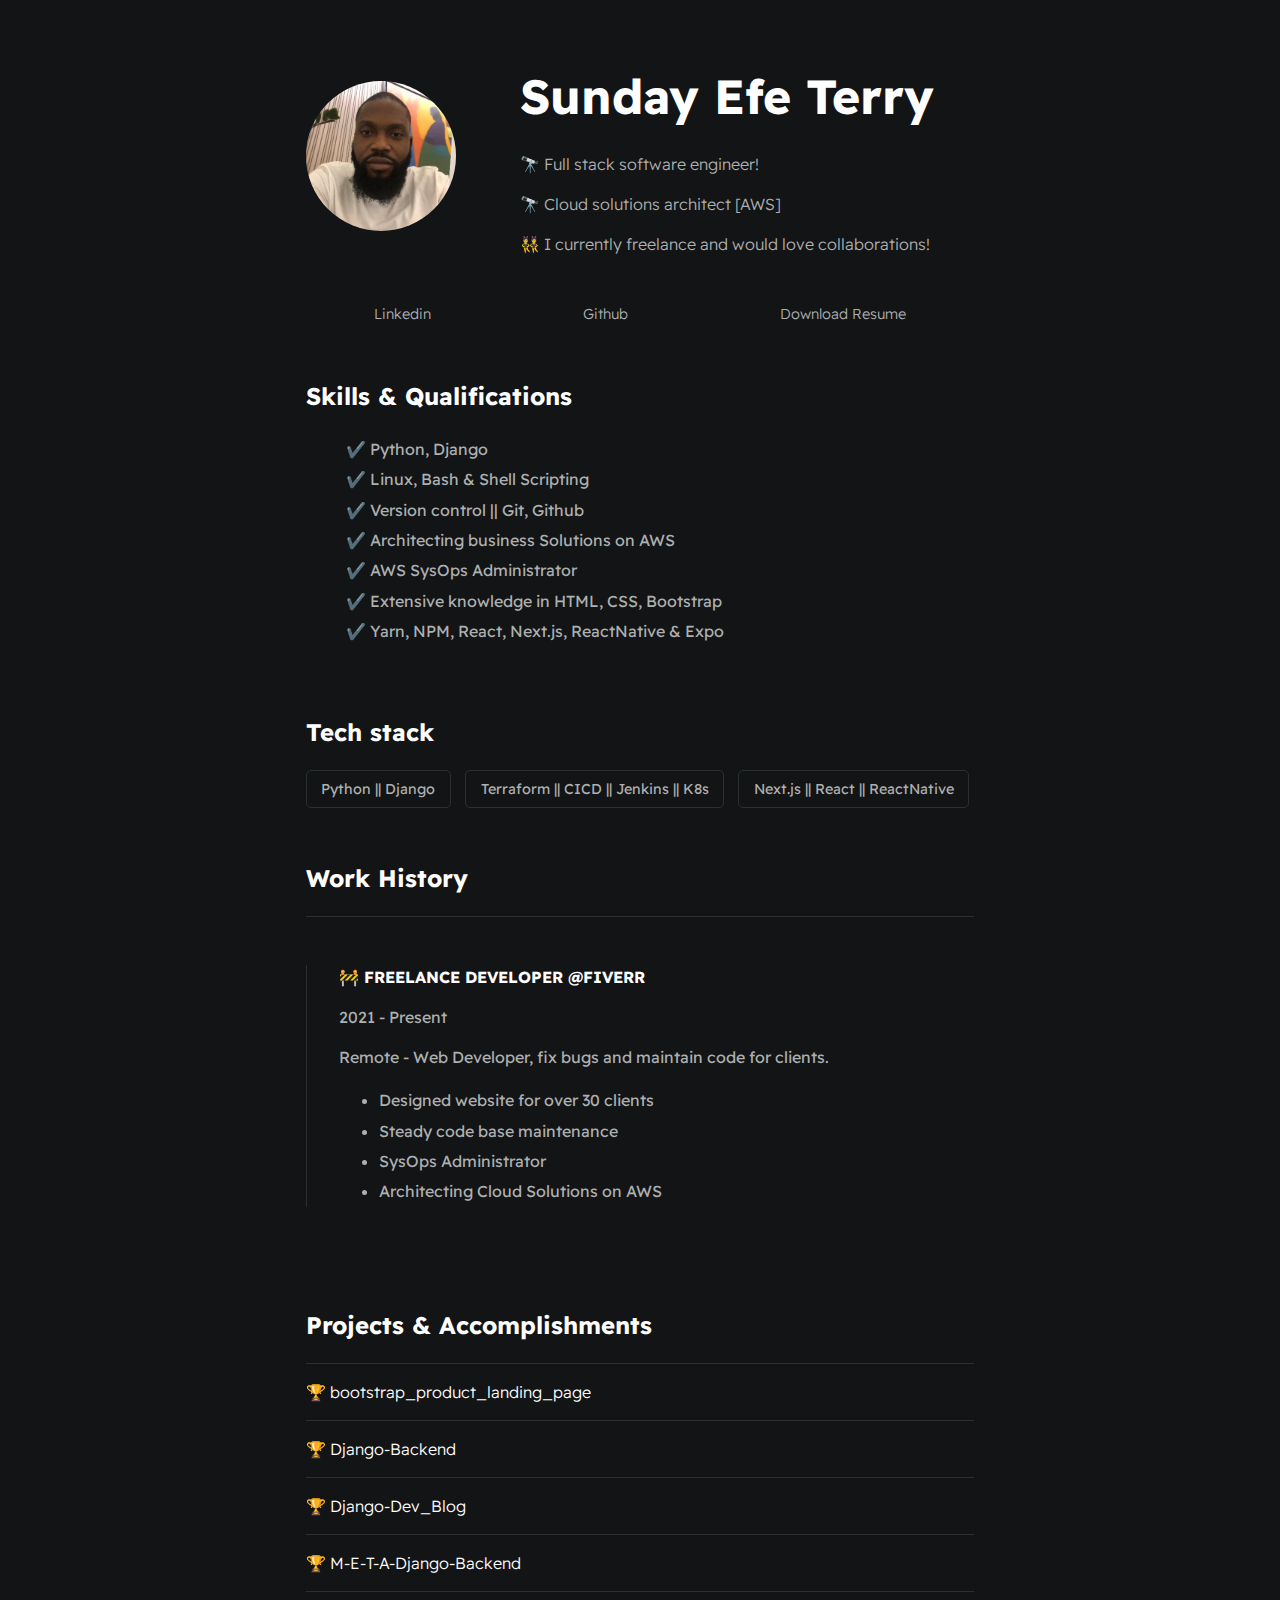
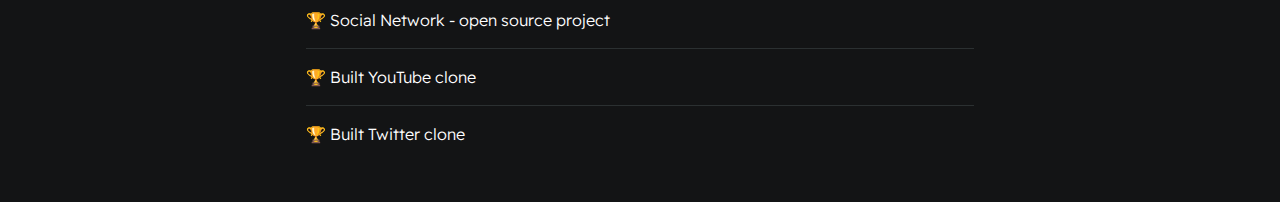
<file: index.html>
<!DOCTYPE html>
<html>

<head>
  <meta charset="utf-8" />
  <meta http-equiv="X-UA-Compatible" content="IE=edge" />
  <title>Sunday Efe Terry</title>
  <meta name="description" content="" />
  <meta name="viewport" content="width=device-width, initial-scale=1" />
  <link rel="stylesheet" href="./styles/main.css" />
</head>

<body>
  <div id="container--main">
    <section id="wrapper--hero" class="section--page">
      <img id="profile-pic" src="./assets/images/profile_pic.JPG" />

      <div>
        <h1 id="user-name">Sunday Efe Terry</h1>
        <div id="bio">
          <p>🔭 Full stack software engineer!</p>
          <p>🔭 Cloud solutions architect [AWS]</p>
          <p>👯 I currently freelance and would love collaborations!</p>
        </div>
      </div>
    </section>

    <section class="section--page">
      <div id="socials--list">
        <a href="https://www.linkedin.com/in/sundayefeterry" target="_blank">Linkedin</a>
        <a href="https://github.com/sundayefeterry" target="_blank">Github</a>
        <a href="./assets/sunday_efe_terry_resume-word.docx" target="_blank">Download Resume</a>
      </div>
    </section>

    <section class="section--page">
      <h2>Skills & Qualifications</h2>

      <ul id="qualifications--list">
        <li>✔️ Python, Django</li>
        <li>✔️ Linux, Bash & Shell Scripting</li>
        <li>✔️ Version control  || Git, Github</li>
        <li>✔️ Architecting business Solutions on AWS</li>
        <li>✔️ AWS SysOps Administrator</li>
        <li>
          ✔️ Extensive knowledge in HTML, CSS, Bootstrap
        </li>
        <li>✔️ Yarn, NPM, React, Next.js, ReactNative & Expo</li>
        <!-- <li>✔️ Extensive knowledge in API & Database Design. CLoud practice @AWS</li> -->
      </ul>
    </section>

    <section class="section--page">
      <h2>Tech stack</h2>

      <div id="wrapper--techstack__items">
        <div class="card--techstack"><span>Python || Django</span></div>
        <div class="card--techstack"><span>Terraform || CICD || Jenkins || K8s</span></div>
        <div class="card--techstack"><span>Next.js || React || ReactNative</span></div>
      </div>
    </section>

    <section id="work-history-wrapper" class="section--page">
      <h2>Work History</h2>

      <div class="line-break"></div>
      <div class="card--work-history">
        <strong>🚧 FREELANCE DEVELOPER @FIVERR </strong>
        <p>2021 - Present</p>
        <p>Remote - Web Developer, fix bugs and maintain code for clients.</p>
        <ul>
          <li>Designed website for over 30 clients</li>
          <li>Steady code base maintenance</li>
          <li>SysOps Administrator</li>
          <li>Architecting Cloud Solutions on AWS</li>
        </ul>
        <!--
        <div id="socials--list">
          <a href="https://www.fiverr.com/efeterry" target="_blank">Go To Fiverr</a>
        </div>
        -->
      </div>
    </section>

    <section class="section--page">
      <h2>Projects & Accomplishments</h2>

      <div class="card--project">
        <a href="live_demo_project.html"><span>🏆 </span>bootstrap_product_landing_page</a>
      </div>

      <div class="card--project">
        <a href="live_demo_project.html"><span>🏆 </span>Django-Backend</a>
      </div>

      <div class="card--project">
        <a href="live_demo_project.html"><span>🏆 </span>Django-Dev_Blog</a>
      </div>

      <div class="card--project">
        <a href="live_demo_project.html"><span>🏆 </span>M-E-T-A-Django-Backend</a>
      </div>

      <div class="card--project">
        <a href="live_demo_project.html"><span>🏆 </span>Social Network - open source project</a>
      </div>

      <div class="card--project">
        <a href="live_demo_project.html"><span>🏆 </span>Built YouTube clone</a>
      </div>

      <div class="card--project">
        <a href="live_demo_project.html"><span>🏆 </span>Built Twitter clone</a>
      </div>
    </section>
  </div>
</body>

</html>
</file>
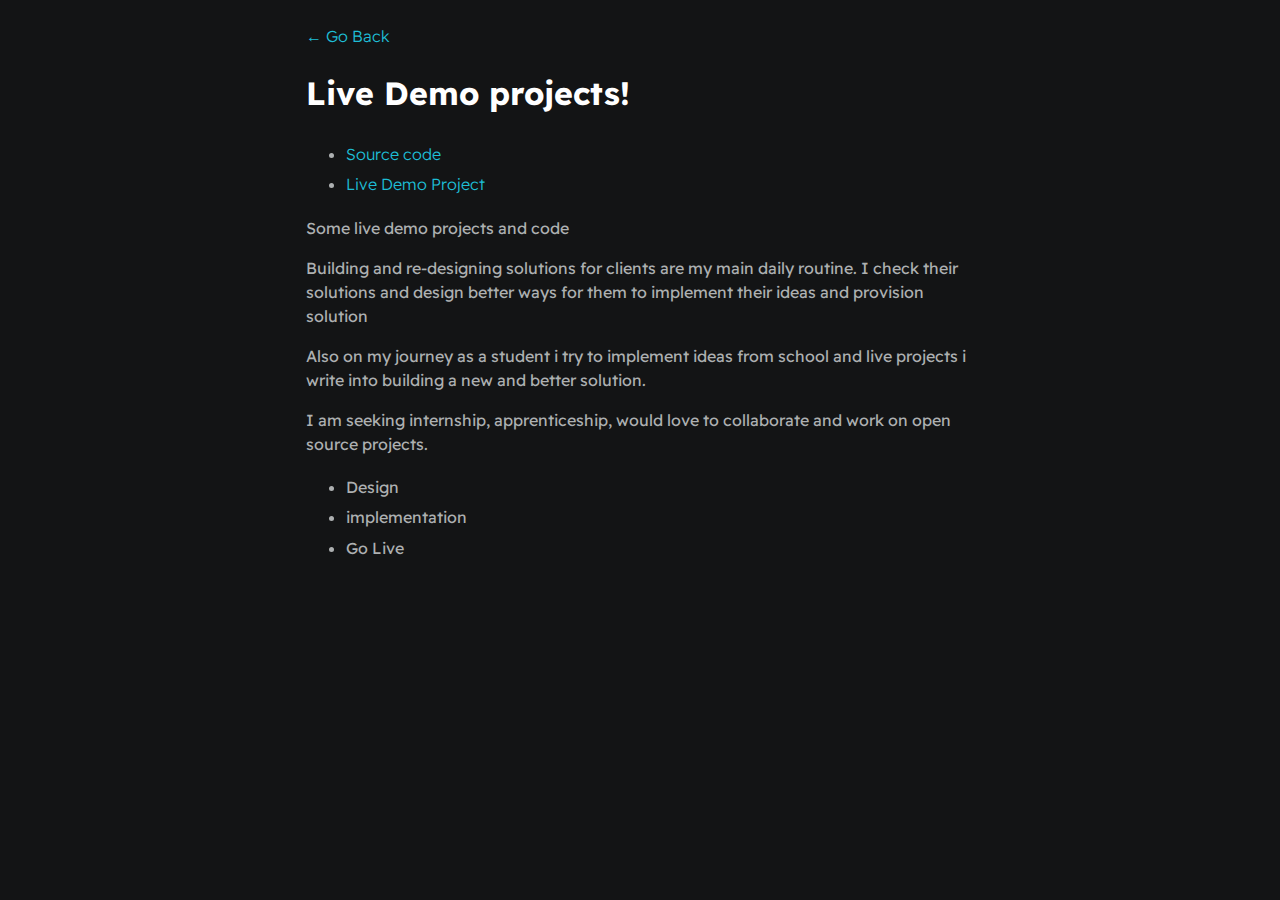
<file: live_demo_project.html>
<!DOCTYPE html>
<html>

<head>
    <meta charset="utf-8">
    <meta http-equiv="X-UA-Compatible" content="IE=edge">
    <title>Live Demo Project</title>
    <meta name="description" content="">
    <meta name="viewport" content="width=device-width, initial-scale=1">
    <link rel="stylesheet" href="./styles/main.css">
</head>

<body>

    <div id="container--main">
        <a href="index.html">&#x2190; Go Back</a>
        <h1>Live Demo projects!</h1>

        <ul>
            <li><a href="https://github.com/sundayefeterry?tab=repositories" target="_blank">Source code</a></li>
            <li><a href="https://github.com/sundayefeterry" target="_blank">Live Demo Project</a></li>
        </ul>
        <p>Some live demo projects and code</p>

        <p>Building and re-designing solutions for clients are my main daily routine. I check their solutions and design better ways for them to implement their ideas and provision solution</p>

        <p>Also on my journey as a student i try to implement ideas from school and live projects i write into building a new and better solution.</p>

        <p>I am seeking internship, apprenticeship, would love to collaborate and work on open source projects.</p>

        <ul>
            <li>Design</li>
            <li>implementation</li>
            <li>Go Live</li>
        </ul>

    </div>

</body>

</html>
</file>
<file: styles/main.css>
@import url("https://fonts.googleapis.com/css2?family=Readex+Pro:wght@300;400;500;600;700&display=swap");

:root {
  --mainTextColor-light: #000;
  --secondaryTextColor-light: rgb(51 51 51);
  --mainLinkColor-light: #0da2b8;
  --mainBorderColor-light: rgb(218, 218, 218);
  --mainBgColor-light: rgb(249, 250, 251);

  --mainTextColor-dark: #fff;
  --secondaryTextColor-dark: #adb0b1;
  --mainLinkColor-dark: rgb(30, 190, 214);
  --mainBorderColor-dark: #2b3031;
  --mainBgColor-dark: #131415;

  --mainTextColor: var(--mainTextColor-dark);
  --secondaryTextColor: var(--secondaryTextColor-dark);
  --mainLinkColor: var(--mainLinkColor-dark);
  --mainBorderColor: var(--mainBorderColor-dark);
  --mainBgColor: var(--mainBgColor-dark);
}

* {
  font-family: "Readex Pro";
  line-height: 1.5em;
  box-sizing: border-box;
  color: var(--mainTextColor);
}

body {
  background-color: var(--mainBgColor);
}

p,
span,
li {
  color: var(--secondaryTextColor);
  font-size: 1em;
}

a {
  text-decoration: none;
  color: var(--mainLinkColor);
  font-weight: 500;
}

li {
  line-height: 1.9em;
}

#container--main {
  max-width: 700px;
  margin: 0 auto;
  padding: 1em;
}

.section--page {
  padding-top: 1em;
  padding-bottom: 1em;
}

#wrapper--hero {
  display: flex;
  align-items: center;
  gap: 4em;
}

#bio,
a {
  font-weight: 300;
}

#user-name {
  font-size: 48px;
  line-height: 1em;
}

#profile-pic {
  width: 150px;
  height: 150px;
  object-fit: cover;
  border-radius: 50%;
}

#email {
  color: var(--mainTextColor);
}

#socials--list {
  display: flex;
  justify-content: space-around;
  column-gap: 1em;
  flex-wrap: wrap;
}

#socials--list a {
  font-weight: 300;
  color: var(--secondaryTextColor);
  font-size: 0.9em;
  transition: 0.3s;
}

#socials--list a:hover {
  font-weight: 100;
  color: var(--mainLinkColor);
  font-size: 0.9em;
}

#qualifications--list {
  list-style: none;
}

#wrapper--techstack__items {
  display: flex;
  flex-wrap: wrap;
  gap: 1em;
  font-size: 0.9em;
}

.card--techstack {
  border: 1px solid var(--mainBorderColor);
  border-radius: 5px;
  padding: 0.5em 1em;
  align-items: center;
}

.card--project {
  padding-top: 1em;
  padding-bottom: 1em;
  border-top: 1px solid var(--mainBorderColor);
}

.card--project a {
  color: var(--mainTextColor);

  transition: 0.3s;
}

.card--project a:hover {
  color: rgb(30, 190, 214);
}

.card--work-history {
  border-left: 1px solid var(--mainBorderColor);
  margin-top: 3em;
  margin-bottom: 3em;
  padding-left: 2em;
}

.line-break {
  background-color: var(--mainBorderColor);
  height: 1px;
}

@media (max-width: 600px) {
  .section--page {
    padding-top: 1em;
    padding-bottom: 1em;
  }

  #wrapper--hero {
    display: flex;
    align-items: center;
    gap: 1em;
  }

  #profile-pic {
    width: 200px;
    height: 200px;
  }

  #wrapper--hero {
    flex-direction: column;
  }

  .card--work-history {
    border-left: none;
    padding-left: 0;
  }
}
</file>
